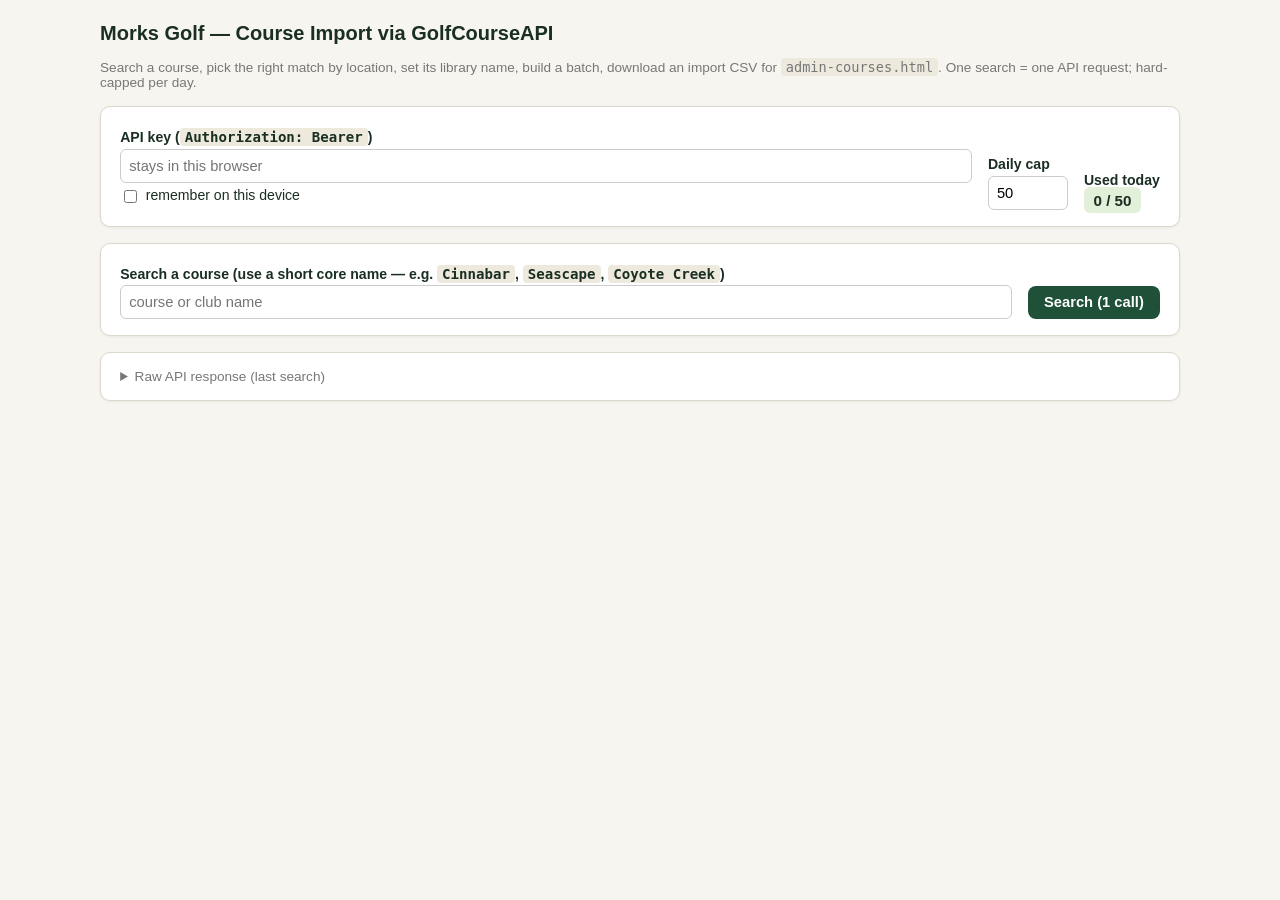
<file: api-import.html>
<!DOCTYPE html>
<html lang="en">
<head>
<meta charset="utf-8">
<meta name="viewport" content="width=device-width, initial-scale=1">
<title>Morks — Course Import via GolfCourseAPI</title>
<style>
 body{font-family:-apple-system,BlinkMacSystemFont,'Segoe UI',sans-serif;max-width:1080px;margin:1.4rem auto;padding:0 1rem;color:#1a2e22;background:#f7f5ef;}
 h1{font-size:1.25rem;margin-bottom:.15rem;} h2{font-size:1rem;margin:.2rem 0;}
 .card{background:#fff;border:1px solid #dcd8cc;border-radius:10px;padding:1rem 1.2rem;margin:1rem 0;box-shadow:0 1px 3px rgba(0,0,0,.06);}
 label{font-weight:600;font-size:.88rem;display:block;margin:.4rem 0 .2rem;}
 input,select{padding:.5rem;border:1px solid #ccc;border-radius:6px;font-size:.92rem;box-sizing:border-box;font-family:inherit;}
 input[type=text],input[type=password],input[type=search]{width:100%;}
 button{background:#1f5138;color:#fff;border:none;padding:.55rem 1rem;border-radius:8px;font-size:.92rem;cursor:pointer;font-weight:600;}
 button:disabled{opacity:.45;cursor:not-allowed;} button.alt{background:#c9a227;color:#1a2e22;} button.sm{padding:.3rem .6rem;font-size:.82rem;}
 .row{display:flex;gap:1rem;align-items:flex-end;flex-wrap:wrap;}
 .counter{font-weight:700;font-size:.95rem;padding:.3rem .6rem;border-radius:6px;background:#eee9dd;}
 table{border-collapse:collapse;width:100%;font-size:.82rem;margin-top:.5rem;}
 th,td{border:1px solid #e2ded2;padding:.35rem .5rem;text-align:left;vertical-align:middle;}
 th{background:#eee9dd;position:sticky;top:0;}
 .ok{color:#1f7a3f;font-weight:700;} .no{color:#b23b3b;font-weight:700;} .warn{color:#b8860b;font-weight:700;}
 .muted{color:#777;font-size:.85rem;} code{background:#eee9dd;padding:1px 5px;border-radius:4px;}
 pre{background:#1a2e22;color:#d7e8dd;padding:.6rem;border-radius:6px;overflow:auto;font-size:.72rem;max-height:340px;}
 .hide{display:none;} .libinput{width:230px;font-size:.8rem;padding:.3rem;}
 tr.picked{background:#eef6ee;}
</style>
</head>
<body>
<h1>Morks Golf — Course Import via GolfCourseAPI</h1>
<p class="muted">Search a course, pick the right match by location, set its library name, build a batch, download an import CSV for <code>admin-courses.html</code>. One search = one API request; hard-capped per day.</p>

<div class="card">
  <div class="row">
    <div style="flex:1;min-width:240px;">
      <label>API key (<code>Authorization: Bearer</code>)</label>
      <input id="key" type="password" placeholder="stays in this browser">
      <label style="font-weight:400;display:inline-flex;gap:.35rem;margin-top:.3rem;"><input type="checkbox" id="remember" style="width:auto"> remember on this device</label>
    </div>
    <div><label>Daily cap</label><input id="limit" type="number" value="50" style="width:80px" onchange="renderCounter()"></div>
    <div><label>Used today</label><span class="counter" id="counter">0 / 50</span></div>
  </div>
  <div class="muted" id="apiremaining"></div>
</div>

<div class="card">
  <label>Search a course (use a short core name — e.g. <code>Cinnabar</code>, <code>Seascape</code>, <code>Coyote Creek</code>)</label>
  <div class="row">
    <input id="q" type="search" placeholder="course or club name" style="flex:1;min-width:220px" onkeydown="if(event.key==='Enter')doSearch()">
    <button id="searchBtn" onclick="doSearch()">Search (1 call)</button>
  </div>
  <span id="status" class="muted"></span>
  <div id="matches"></div>
</div>

<div class="card hide" id="batch-card">
  <h2>Batch — <span id="batchcount">0</span> course(s) selected</h2>
  <div id="batch"></div>
  <div style="margin-top:.7rem;">
    <button id="dl" onclick="downloadCSV()">Download import CSV</button>
    <button class="alt sm" onclick="clearBatch()">Clear batch</button>
  </div>
</div>

<details class="card"><summary class="muted">Raw API response (last search)</summary><pre id="raw">(none yet)</pre></details>

<script>
const API_BASE='https://api.golfcourseapi.com';
const $=id=>document.getElementById(id);
const esc=s=>String(s==null?'':s).replace(/[&<>"']/g,m=>({'&':'&amp;','<':'&lt;','>':'&gt;','"':'&quot;',"'":'&#39;'}[m]));
const todayKey=()=>'gca_calls_'+new Date().toISOString().slice(0,10);
const getCount=()=>parseInt(localStorage.getItem(todayKey())||'0',10)||0;
function setCount(n){localStorage.setItem(todayKey(),String(n));renderCounter();}
function renderCounter(){const u=getCount(),l=parseInt($('limit').value||'50',10);const c=$('counter');c.textContent=u+' / '+l;c.style.background=u>=l?'#f6d9d5':(u>=l-3?'#f6efd5':'#e2efd9');c.style.color=u>=l?'#b23b3b':'#1a2e22';}
function clearBatch(){BATCH=[];renderBatch();}

window.addEventListener('load',()=>{const k=localStorage.getItem('gca_key');if(k){$('key').value=k;$('remember').checked=true;}renderCounter();});

let CURRENT=[];
let BATCH=[];
let lastRaw=null;

function validSI(hcArr){const seen={};for(const x of hcArr){const v=Number(x);if(!Number.isInteger(v)||v<1||v>18||seen[v])return false;seen[v]=true;}return hcArr.length===18;}
function maleTees(c){const a=(c.tees&&(c.tees.male||c.tees.mens))||[];return Array.isArray(a)?a.filter(t=>Array.isArray(t.holes)&&t.holes.length===18):[];}
function sortedHoles(t){return t.holes.slice().sort((a,b)=>(a.hole||0)-(b.hole||0));}
function teeSI(t){return sortedHoles(t).map(h=>Number(h.handicap));}
function coursePars(t){return sortedHoles(t).map(h=>Number(h.par));}
function courseSI(tees){for(const t of tees){const si=teeSI(t);if(validSI(si))return si;}return null;}

async function apiGet(path){
  const key=$('key').value.trim();
  if(!key)throw new Error('No API key entered.');
  if($('remember').checked)localStorage.setItem('gca_key',key);
  if(getCount()>=parseInt($('limit').value||'50',10))throw new Error('DAILY_LIMIT');
  const res=await fetch(API_BASE+path,{headers:{'Authorization':'Bearer '+key}});
  setCount(getCount()+1);
  const rem=res.headers.get('x-ratelimit-remaining')||res.headers.get('ratelimit-remaining');
  if(rem!=null){$('apiremaining').textContent='API reports '+rem+' requests remaining.';}
  if(res.status===401)throw new Error('401 — API key missing or invalid.');
  if(res.status===429)throw new Error('429 — the API says your daily quota is used up.');
  if(!res.ok)throw new Error('HTTP '+res.status);
  return res.json();
}

async function doSearch(){
  const q=$('q').value.trim(); if(!q)return;
  $('searchBtn').disabled=true; $('status').textContent='Searching…'; $('matches').innerHTML='';
  try{
    const data=await apiGet('/v1/search?search_query='+encodeURIComponent(q));
    lastRaw=data; $('raw').textContent=JSON.stringify(data,null,2);
    CURRENT=(data.courses||data.results||[]);
    renderMatches();
    $('status').textContent=CURRENT.length+' match(es). Tick the right one(s), set the library name, then "Add checked to batch".';
  }catch(e){
    $('status').innerHTML='<span class="no">'+esc(e.message==='DAILY_LIMIT'?'Daily cap reached — no request sent.':e.message)+'</span>';
  }
  $('searchBtn').disabled=false;
}

function courseSummary(c){
  const mt=maleTees(c);
  const si=courseSI(mt);
  const pars=mt.length?coursePars(mt[0]):[];
  const parTotal=pars.reduce((a,b)=>a+(b||0),0);
  const flags=[];
  if(!mt.length)flags.push('no 18-hole men\u2019s tee');
  else if(!si)flags.push('no clean 1\u201318 SI in API');
  return {mt,si,pars,parTotal,flags};
}

function renderMatches(){
  if(!CURRENT.length){$('matches').innerHTML='<p class="no">No matches. Try a shorter / different term.</p>';return;}
  let h='<table><thead><tr><th></th><th>Course / Club</th><th>Location</th><th>Men\u2019s tees</th><th>Par</th><th>SI</th><th>Library name (editable — must match your record to overwrite)</th></tr></thead><tbody>';
  CURRENT.forEach((c,i)=>{
    const s=courseSummary(c);
    const loc=[c.location&&c.location.city,c.location&&c.location.state,c.location&&c.location.country].filter(Boolean).join(', ');
    const teeNames=s.mt.map(t=>t.tee_name).join(', ')||'\u2014';
    const siCell=s.si?'<span class="ok">1\u201318 \u2713</span>':'<span class="no">'+(s.mt.length?'none':'\u2014')+'</span>';
    h+='<tr><td><input type="checkbox" id="pk_'+i+'"></td>'
      +'<td><b>'+esc(c.course_name||'')+'</b>'+(c.club_name&&c.club_name!==c.course_name?'<br><span class="muted">'+esc(c.club_name)+'</span>':'')+'</td>'
      +'<td>'+esc(loc)+'</td>'
      +'<td class="muted" style="max-width:180px">'+esc(teeNames)+'</td>'
      +'<td>'+(s.parTotal||'\u2014')+'</td><td>'+siCell+'</td>'
      +'<td><input class="libinput" id="lib_'+i+'" type="text" value="'+esc(c.course_name||'')+'"></td></tr>';
  });
  h+='</tbody></table><button class="sm" style="margin-top:.5rem" onclick="addChecked()">Add checked to batch</button>';
  $('matches').innerHTML=h;
}

function addChecked(){
  let added=0;
  CURRENT.forEach((c,i)=>{
    if(!$('pk_'+i)||!$('pk_'+i).checked)return;
    const libName=($('lib_'+i).value||c.course_name||'').trim();
    if(!libName)return;
    const s=courseSummary(c);
    BATCH.push({libName, apiName:c.course_name, id:c.id,
      city:(c.location&&c.location.city)||'', state:(c.location&&c.location.state)||'', type:c.type||'Public',
      tees:s.mt, si:s.si, pars:s.pars, parTotal:s.parTotal, flags:s.flags});
    added++;
    $('pk_'+i).checked=false;
  });
  if(added)renderBatch();
}

function renderBatch(){
  $('batch-card').classList.toggle('hide',BATCH.length===0);
  $('batchcount').textContent=BATCH.length;
  let h='<table><thead><tr><th>#</th><th>Library name</th><th>API match</th><th>Loc</th><th>Tees</th><th>Par</th><th>SI</th><th>Flags</th><th></th></tr></thead><tbody>';
  BATCH.forEach((b,i)=>{
    const flags=b.flags.length?'<span class="'+(b.flags.some(f=>/no /.test(f))?'no':'warn')+'">'+b.flags.map(esc).join('<br>')+'</span>':'<span class="ok">clean</span>';
    h+='<tr'+(b.flags.length?'':' class="picked"')+'><td>'+(i+1)+'</td><td><b>'+esc(b.libName)+'</b></td><td class="muted">'+esc(b.apiName)+'</td>'
      +'<td>'+esc([b.city,b.state].filter(Boolean).join(', '))+'</td><td>'+b.tees.length+'</td><td>'+(b.parTotal||'\u2014')+'</td>'
      +'<td>'+(b.si?'<span class="ok">\u2713</span>':'<span class="no">none</span>')+'</td><td>'+flags+'</td>'
      +'<td><button class="sm alt" onclick="dropBatch('+i+')">\u00d7</button></td></tr>';
  });
  h+='</tbody></table>';
  const noSI=BATCH.filter(b=>!b.si).length;
  if(noSI)h+='<p class="warn">'+noSI+' course(s) have no SI from the API — they\u2019ll import with pars/yardage but zeroed SI (get those from BlueGolf before publishing).</p>';
  $('batch').innerHTML=h;
}
function dropBatch(i){BATCH.splice(i,1);renderBatch();}

function downloadCSV(){
  if(!BATCH.length)return;
  const hdr=['name','city','state','type','tee_name','rating','slope'];
  for(let h=1;h<=18;h++)hdr.push('h'+h+'_par','h'+h+'_yds','h'+h+'_hcp');
  const lines=[hdr.join(',')];
  for(const b of BATCH){
    for(const t of b.tees){
      const holes=sortedHoles(t);
      const row={name:b.libName,city:b.city,state:b.state,type:b.type,tee_name:t.tee_name||'White',rating:t.course_rating||'',slope:t.slope_rating||''};
      holes.forEach((h,i)=>{row['h'+(i+1)+'_par']=h.par; row['h'+(i+1)+'_yds']=h.yardage; row['h'+(i+1)+'_hcp']=(b.si?b.si[i]:0);});
      lines.push(hdr.map(k=>'"'+String(row[k]==null?'':row[k]).replace(/"/g,'""')+'"').join(','));
    }
  }
  const blob=new Blob([lines.join('\n')],{type:'text/csv'});
  const url=URL.createObjectURL(blob);const a=document.createElement('a');
  a.href=url;a.download='si-import.csv';document.body.appendChild(a);a.click();document.body.removeChild(a);
  setTimeout(()=>URL.revokeObjectURL(url),1000);
}
</script>
</body>
</html>
</file>
